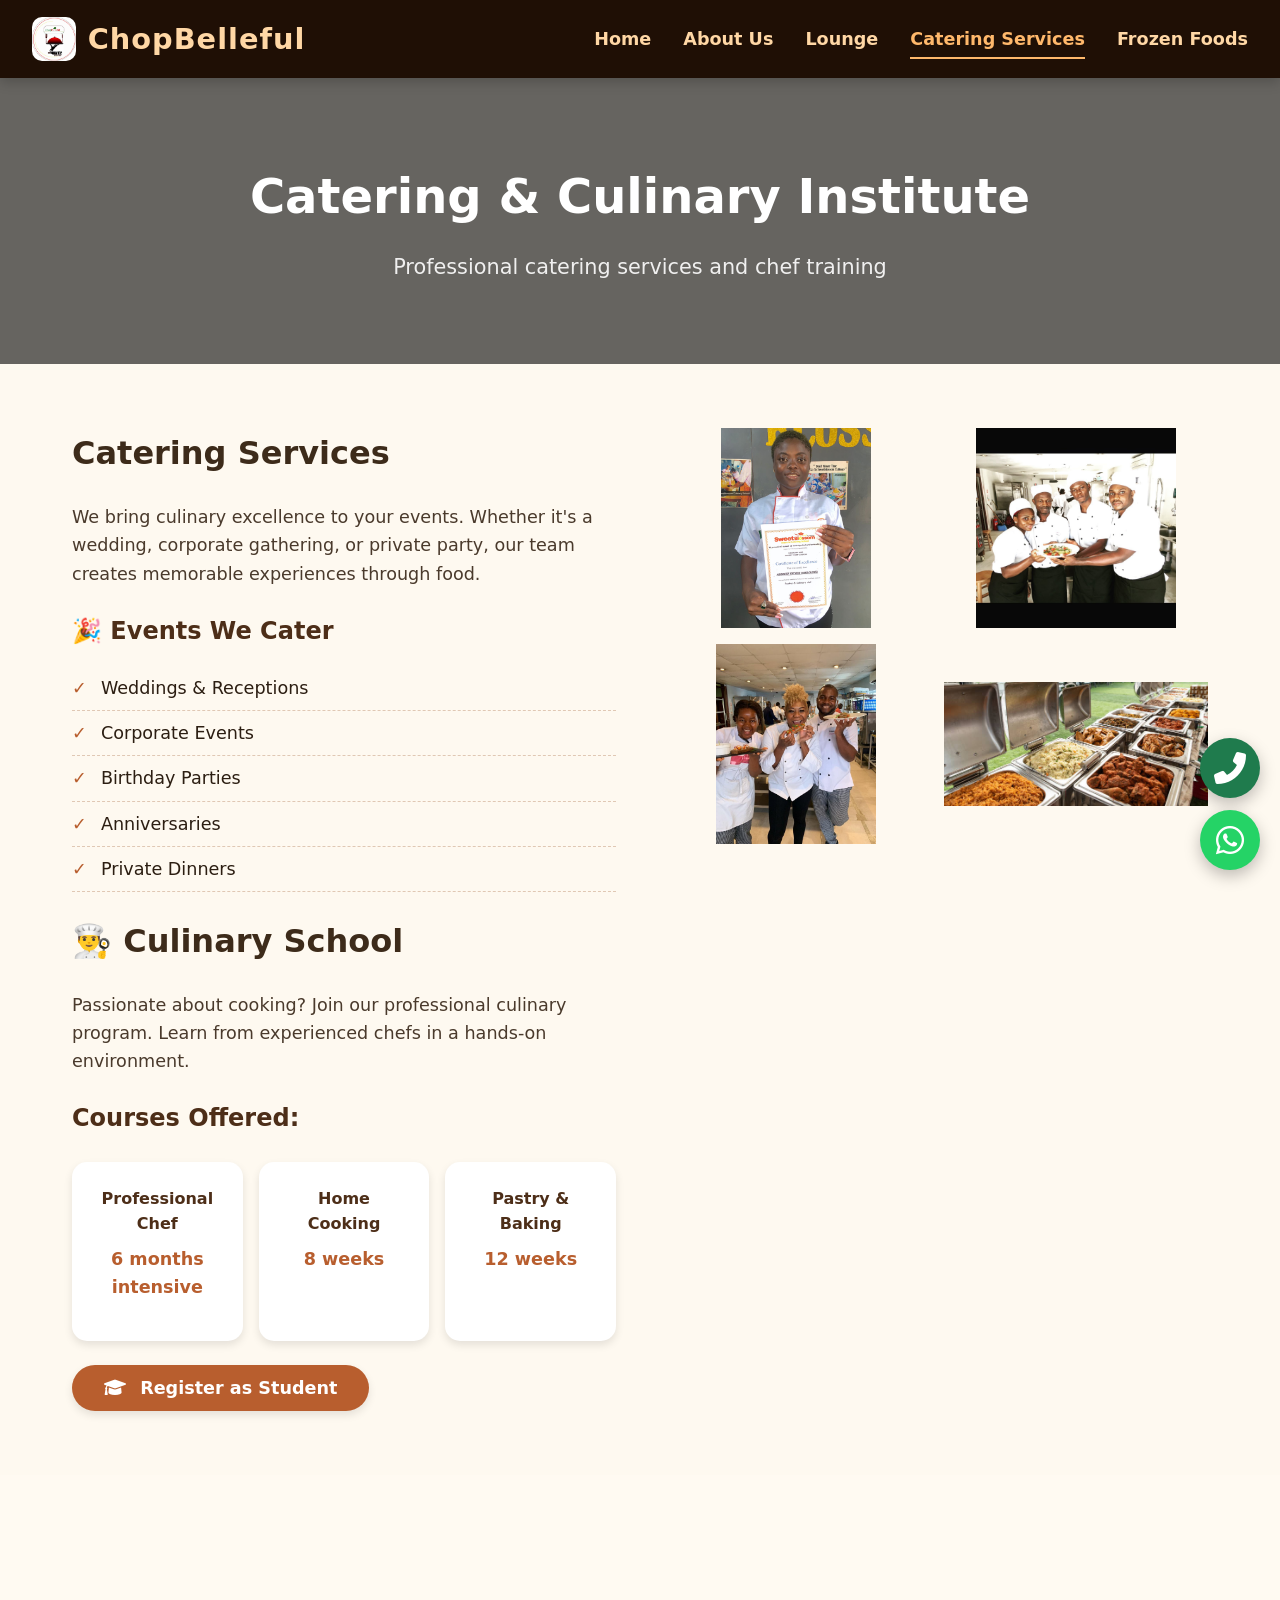
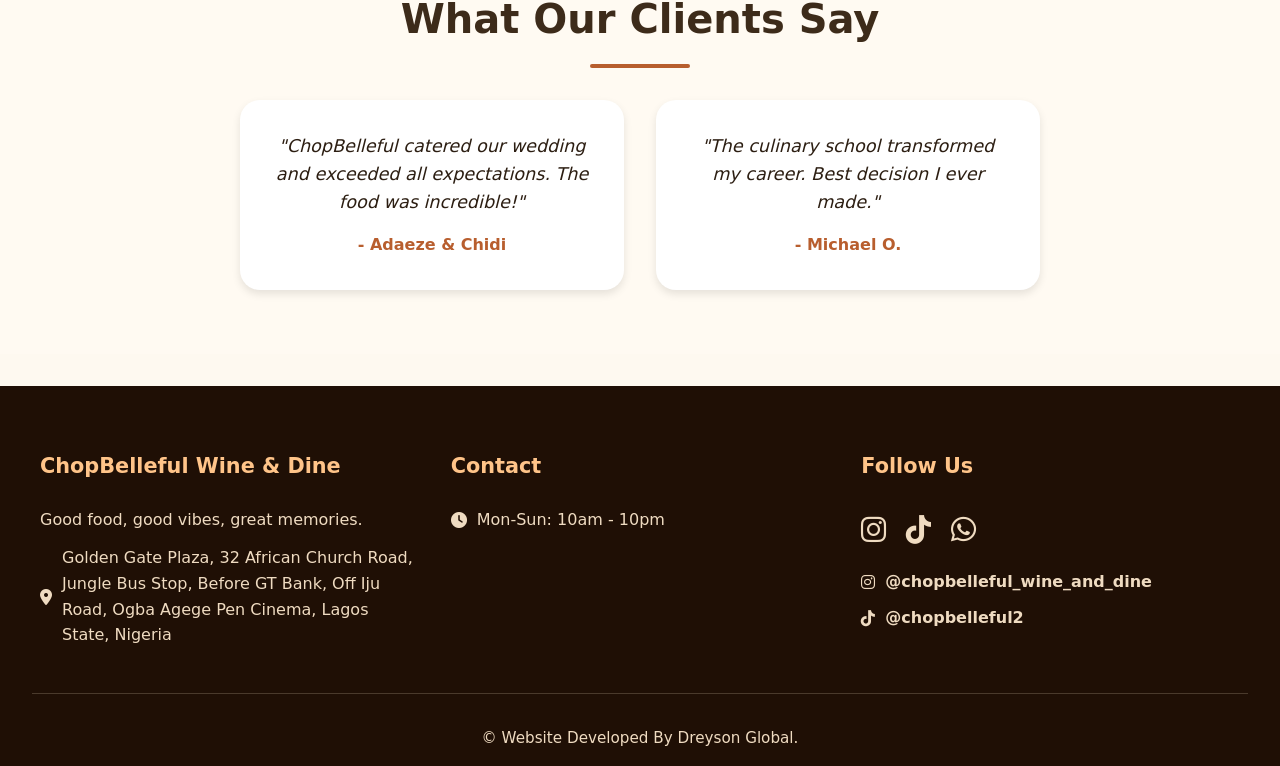
<file: catering.html>
<!DOCTYPE html>
<html lang="en">
<head>
    <meta charset="UTF-8">
    <meta name="viewport" content="width=device-width, initial-scale=1.0">
    <title>Catering Services in Agege, Lagos | ChopBelleful Culinary Institute</title>
    <meta name="description" content="ChopBelleful offers professional catering services in Agege, Lagos for weddings, birthdays, corporate events, and more — plus hands-on culinary training.">
    <meta name="keywords" content="Catering services in Agege, catering in Agege Lagos, event catering Agege, Lounges and bars in lagos, Restaurants in Agege, ChopBelleful catering, culinary school Lagos">
    <meta name="robots" content="index,follow">
    <meta name="theme-color" content="#1f0f05">
    <link rel="icon" href="images/logo.JPG" type="image/jpeg">
    <link rel="apple-touch-icon" href="images/logo.JPG">
    <meta property="og:type" content="website">
    <meta property="og:title" content="Catering Services in Agege, Lagos | ChopBelleful Culinary Institute">
    <meta property="og:description" content="Catering services in Agege • Chef training • Event catering in Lagos.">
    <meta property="og:image" content="images/logo.JPG">
    <meta name="twitter:card" content="summary_large_image">
    <script type="application/ld+json">
        {
            "@context": "https://schema.org",
            "@type": ["Caterer", "LocalBusiness"],
            "name": "ChopBelleful Catering (Wine & Dine)",
            "image": ["images/logo.JPG"],
            "telephone": "+2349027525837",
            "openingHours": "Mo-Su 10:00-22:00",
            "address": {
                "@type": "PostalAddress",
                "streetAddress": "Golden Gate Plaza, 32 African Church Road, Jungle Bus Stop, Before GT Bank, Off Iju Road, Ogba Agege Pen Cinema",
                "addressLocality": "Lagos",
                "addressRegion": "Lagos",
                "addressCountry": "NG"
            },
            "areaServed": ["Agege, Lagos", "Lagos"]
        }
    </script>
    <link rel="stylesheet" href="https://cdnjs.cloudflare.com/ajax/libs/font-awesome/6.0.0-beta3/css/all.min.css">
    <link rel="stylesheet" href="styles.css">
</head>
<body>
    <header>
        <div class="logo">
            <a class="logo-link" href="index.html" aria-label="ChopBelleful Wine & Dine Home">
                <img class="logo-img" src="images/logo.JPG" alt="ChopBelleful Wine & Dine logo">
                <span class="logo-text">ChopBelleful</span>
            </a>
        </div>
        <nav>
            <div class="hamburger" id="hamburger">
                <i class="fas fa-bars"></i>
            </div>
            <ul class="nav-menu" id="navMenu">
                <li><a href="index.html">Home</a></li>
                <li><a href="about.html">About Us</a></li>
                <li><a href="lounge.html">Lounge</a></li>
                <li><a href="catering.html" class="active">Catering Services</a></li>
                <li><a href="frozen.html">Frozen Foods</a></li>
                
            </ul>
        </nav>
    </header>

    <div class="float-buttons">
        <a href="tel:+2349027525837" class="float-call"><i class="fas fa-phone-alt"></i></a>
        <a href="https://wa.me/2349027525837" class="float-wa" target="_blank"><i class="fab fa-whatsapp"></i></a>
    </div>

    <section class="page-header">
        <div class="container">
            <h1>Catering & Culinary Institute</h1>
            <p>Professional catering services and chef training</p>
        </div>
    </section>

    <section class="service-detail">
        <div class="container">
            <div class="detail-grid reverse">
                <div class="detail-image-grid">
                    <img src="images/trainingchef.jpg" alt="Catering buffet">
                    <img src="images/director.JPG" alt="Cooking class">
                    <img src="images/chaffing-dish-with-nigerian-meal.jpg" alt="Chef training">
                    <img src="images/trainingchef2.jpg" alt="Event setup">
                </div>
                <div class="detail-content">
                    <h2>Catering Services</h2>
                    <p>We bring culinary excellence to your events. Whether it's a wedding, corporate gathering, or private party, our team creates memorable experiences through food.</p>
                    
                    <h3>🎉 Events We Cater</h3>
                    <ul class="service-list">
                        <li>Weddings & Receptions</li>
                        <li>Corporate Events</li>
                        <li>Birthday Parties</li>
                        <li>Anniversaries</li>
                        <li>Private Dinners</li>
                    </ul>
                    
                    <h2 class="mt-4">👨‍🍳 Culinary School</h2>
                    <p>Passionate about cooking? Join our professional culinary program. Learn from experienced chefs in a hands-on environment.</p>
                    
                    <h3>Courses Offered:</h3>
                    <div class="course-cards">
                        <div class="course-card">
                            <h4>Professional Chef</h4>
                            <p>6 months intensive</p>
                        </div>
                        <div class="course-card">
                            <h4>Home Cooking</h4>
                            <p>8 weeks</p>
                        </div>
                        <div class="course-card">
                            <h4>Pastry & Baking</h4>
                            <p>12 weeks</p>
                        </div>
                    </div>
                    
                    <button id="openFormBtn" class="btn"><i class="fas fa-graduation-cap"></i> Register as Student</button>
                </div>
            </div>
        </div>
    </section>

    <!-- Registration Modal -->
    <div id="studentModal" class="modal">
        <div class="modal-content">
            <span class="close">&times;</span>
            <h2>Student Registration</h2>
            <p>Fill in your details to join our culinary training.</p>
            <form id="studentForm">
                <div class="form-group">
                    <label for="fullname">Full Name *</label>
                    <input type="text" id="fullname" required>
                </div>
                <div class="form-group">
                    <label for="phone">Phone Number *</label>
                    <input type="tel" id="phone" required>
                </div>
                <div class="form-group">
                    <label for="email">Email Address</label>
                    <input type="email" id="email">
                </div>
                <div class="form-group">
                    <label for="course">Preferred Course</label>
                    <select id="course">
                        <option value="Professional Chef">Professional Chef</option>
                        <option value="Home Cooking">Home Cooking</option>
                        <option value="Pastry & Baking">Pastry & Baking</option>
                    </select>
                </div>
                <div class="form-group">
                    <label for="message">Additional Info</label>
                    <textarea id="message" rows="3"></textarea>
                </div>
                <button type="submit" class="btn submit-btn"><i class="fab fa-whatsapp"></i> Apply via WhatsApp</button>
            </form>
        </div>
    </div>

    <section class="testimonials">
        <div class="container">
            <h2 class="section-title">What Our Clients Say</h2>
            <div class="testimonial-grid">
                <div class="testimonial">
                    <p>"ChopBelleful catered our wedding and exceeded all expectations. The food was incredible!"</p>
                    <h4>- Adaeze & Chidi</h4>
                </div>
                <div class="testimonial">
                    <p>"The culinary school transformed my career. Best decision I ever made."</p>
                    <h4>- Michael O.</h4>
                </div>
            </div>
        </div>
    </section>

     <!-- FOOTER -->
    <footer>
        <div class="footer-content">
            <div class="footer-section">
                <h4>ChopBelleful Wine & Dine</h4>
                <p>Good food, good vibes, great memories.</p>
                <p><i class="fas fa-map-marker-alt"></i> Golden Gate Plaza, 32 African Church Road, Jungle Bus Stop, Before GT Bank, Off Iju Road, Ogba Agege Pen Cinema, Lagos State, Nigeria</p>
            </div>
            <div class="footer-section">
                <h4>Contact</h4>
                
                <p><i class="fas fa-clock"></i> Mon-Sun: 10am - 10pm</p>
            </div>
            <div class="footer-section">
                <h4>Follow Us</h4>
                <div class="social-links">
                    <a href="https://www.instagram.com/chopbelleful_wine_and_dine/" target="_blank" aria-label="Instagram @chopbelleful_wine_and_dine"><i class="fab fa-instagram"></i></a>
                    <a href="https://www.tiktok.com/@chopbelleful24" target="_blank" aria-label="TikTok @chopbelleful24"><i class="fab fa-tiktok"></i></a>
                    <a href="https://wa.me/2349027525837" target="_blank" aria-label="WhatsApp"><i class="fab fa-whatsapp"></i></a>
                </div>
                <div class="social-handles">
                    <a href="https://www.instagram.com/chopbelleful_wine_and_dine/" target="_blank"><i class="fab fa-instagram"></i><span>@chopbelleful_wine_and_dine</span></a>
                    <a href="https://www.tiktok.com/@chopbelleful2" target="_blank"><i class="fab fa-tiktok"></i><span>@chopbelleful2</span></a>
                </div>
            </div>
        </div>
        <div class="footer-bottom">
            <p>&copy; Website Developed By Dreyson Global.</p>
        </div>
    </footer>

    <script src="script.js"></script>
</body>
</html>
</file>
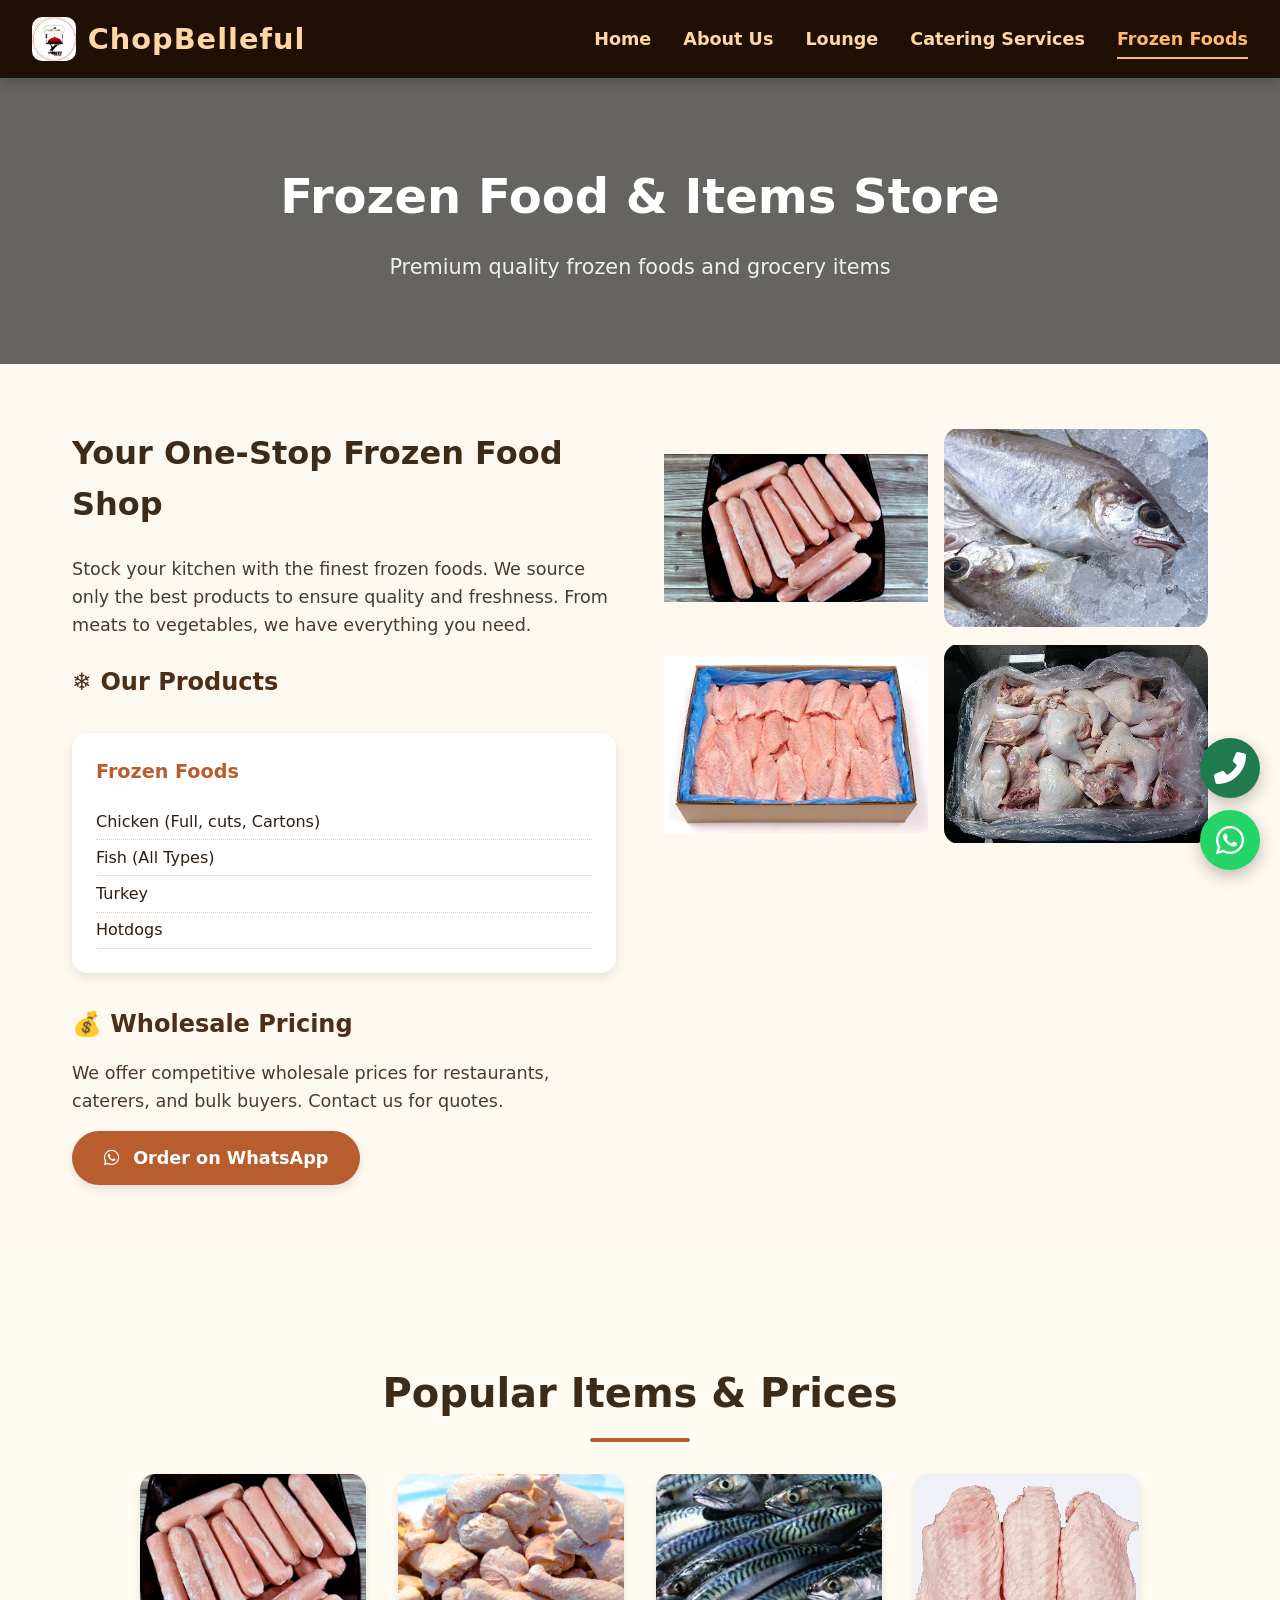
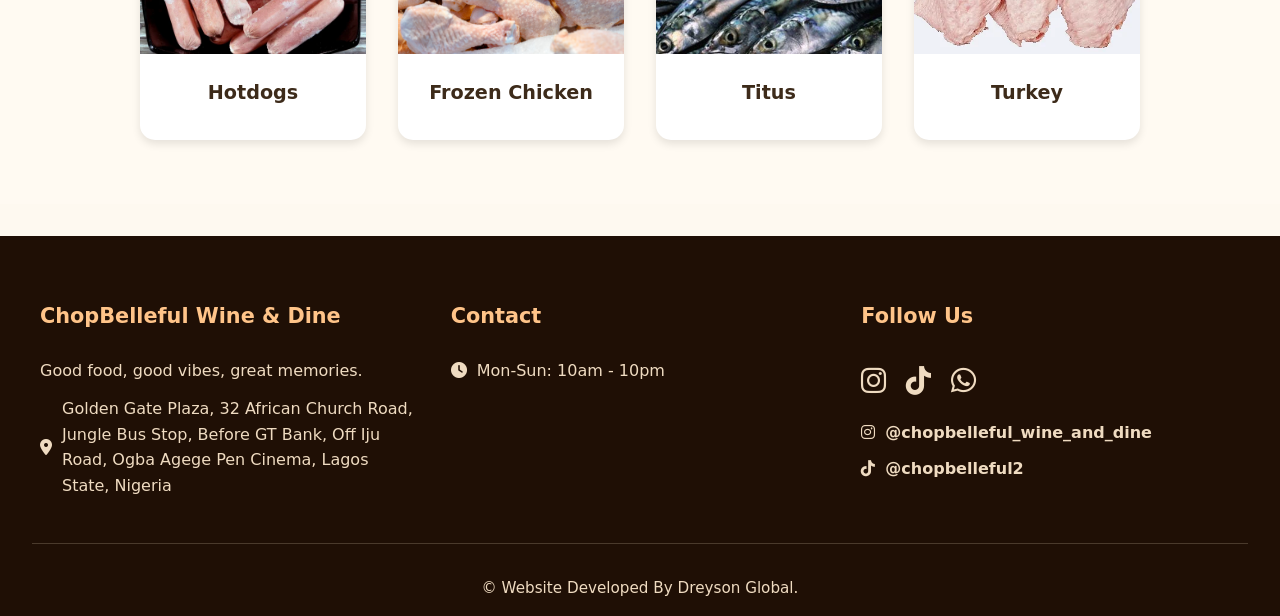
<file: frozen.html>
<!DOCTYPE html>
<html lang="en">
<head>
    <meta charset="UTF-8">
    <meta name="viewport" content="width=device-width, initial-scale=1.0">
    <title>Frozen Foods in Agege, Lagos | ChopBelleful Wine &amp; Dine</title>
    <meta name="description" content="Shop premium frozen foods in Agege, Lagos — turkey, chicken, fish, and more. Wholesale pricing available for restaurants and caterers.">
    <meta name="keywords" content="frozen foods Agege, frozen food store Agege Lagos, wholesale frozen foods Lagos, Restaurants in Agege, Catering services in Agege, ChopBelleful frozen foods">
    <meta name="robots" content="index,follow">
    <meta name="theme-color" content="#1f0f05">
    <link rel="icon" href="images/logo.JPG" type="image/jpeg">
    <link rel="apple-touch-icon" href="images/logo.JPG">
    <meta property="og:type" content="website">
    <meta property="og:title" content="Frozen Foods in Agege, Lagos | ChopBelleful Wine &amp; Dine">
    <meta property="og:description" content="Premium frozen foods in Agege, Lagos with wholesale pricing.">
    <meta property="og:image" content="images/logo.JPG">
    <meta name="twitter:card" content="summary_large_image">
    <link rel="stylesheet" href="https://cdnjs.cloudflare.com/ajax/libs/font-awesome/6.0.0-beta3/css/all.min.css">
    <link rel="stylesheet" href="styles.css">
</head>
<body>
    <header>
        <div class="logo">
            <a class="logo-link" href="index.html" aria-label="ChopBelleful Wine & Dine Home">
                <img class="logo-img" src="images/logo.JPG" alt="ChopBelleful Wine & Dine logo">
                <span class="logo-text">ChopBelleful</span>
            </a>
        </div>
        <nav>
            <div class="hamburger" id="hamburger">
                <i class="fas fa-bars"></i>
            </div>
            <ul class="nav-menu" id="navMenu">
                <li><a href="index.html">Home</a></li>
                <li><a href="about.html">About Us</a></li>
                <li><a href="lounge.html">Lounge</a></li>
                <li><a href="catering.html">Catering Services</a></li>
                <li><a href="frozen.html" class="active">Frozen Foods</a></li>
                
            </ul>
        </nav>
    </header>

    <div class="float-buttons">
        <a href="tel:+2349027525837" class="float-call"><i class="fas fa-phone-alt"></i></a>
        <a href="https://wa.me/2349027525837" class="float-wa" target="_blank"><i class="fab fa-whatsapp"></i></a>
    </div>

    <section class="page-header">
        <div class="container">
            <h1>Frozen Food & Items Store</h1>
            <p>Premium quality frozen foods and grocery items</p>
        </div>
    </section>

    <section class="service-detail">
        <div class="container">
            <div class="detail-grid">
                <div class="detail-content">
                    <h2>Your One-Stop Frozen Food Shop</h2>
                    <p>Stock your kitchen with the finest frozen foods. We source only the best products to ensure quality and freshness. From meats to vegetables, we have everything you need.</p>
                    
                    <h3>❄️ Our Products</h3>
                    <div class="product-categories">
                        <div class="category">
                            <h4>Frozen Foods</h4>
                            <ul>
                                <li>Chicken (Full, cuts, Cartons)</li>
                                
                                <li>Fish (All Types)</li>
                                <li>Turkey</li>
                                <li>Hotdogs</li>
                            </ul>
                        </div>
                        
                        
                    </div>
                    
                    <h3>💰 Wholesale Pricing</h3>
                    <p>We offer competitive wholesale prices for restaurants, caterers, and bulk buyers. Contact us for quotes.</p>
                    
                    <a href="https://wa.me/2349027525837" class="btn" target="_blank"><i class="fab fa-whatsapp"></i> Order on WhatsApp</a>
                </div>
                <div class="detail-image-grid">
                    <img src="images/hotdogs.webp" alt="Frozen hotdogs">
                    <img src="images/fish.jpg" alt="Frozen veggies">
                    <img src="images/turkey.jpeg" alt="Grocery items">
                    <img src="images/frozen-chicken.jpg" alt="Frozen fish">
                </div>
            </div>
        </div>
    </section>

    <section class="price-list">
        <div class="container">
            <h2 class="section-title">Popular Items & Prices</h2>
            <div class="price-grid">
                <div class="price-card">
                    <img src="images/hotdogs.webp" alt="Hotdogs">
                    <h4>Hotdogs</h4>
                    
                </div>
                <div class="price-card">
                    <img src="images/chicken.jpg" alt="Fish">
                    <h4>Frozen Chicken</h4>
                    
                </div>
                <div class="price-card">
                    <img src="images/titus.jpg" alt="Mixed veggies">
                    <h4>Titus</h4>
                    
                </div>
                <div class="price-card">
                    <img src="images/turkeysmall.webp" alt="Beef">
                    <h4>Turkey</h4>
                    
                </div>
            </div>
        </div>
    </section>

     <!-- FOOTER -->
    <footer>
        <div class="footer-content">
            <div class="footer-section">
                <h4>ChopBelleful Wine & Dine</h4>
                <p>Good food, good vibes, great memories.</p>
                <p><i class="fas fa-map-marker-alt"></i> Golden Gate Plaza, 32 African Church Road, Jungle Bus Stop, Before GT Bank, Off Iju Road, Ogba Agege Pen Cinema, Lagos State, Nigeria</p>
            </div>
            <div class="footer-section">
                <h4>Contact</h4>
                
                <p><i class="fas fa-clock"></i> Mon-Sun: 10am - 10pm</p>
            </div>
            <div class="footer-section">
                <h4>Follow Us</h4>
                <div class="social-links">
                    <a href="https://www.instagram.com/chopbelleful_wine_and_dine/" target="_blank" aria-label="Instagram @chopbelleful_wine_and_dine"><i class="fab fa-instagram"></i></a>
                    <a href="https://www.tiktok.com/@chopbelleful24" target="_blank" aria-label="TikTok @chopbelleful24"><i class="fab fa-tiktok"></i></a>
                    <a href="https://wa.me/2349027525837" target="_blank" aria-label="WhatsApp"><i class="fab fa-whatsapp"></i></a>
                </div>
                <div class="social-handles">
                    <a href="https://www.instagram.com/chopbelleful_wine_and_dine/" target="_blank"><i class="fab fa-instagram"></i><span>@chopbelleful_wine_and_dine</span></a>
                    <a href="https://www.tiktok.com/@chopbelleful2" target="_blank"><i class="fab fa-tiktok"></i><span>@chopbelleful2</span></a>
                </div>
            </div>
        </div>
        <div class="footer-bottom">
            <p>&copy; Website Developed By Dreyson Global.</p>
        </div>
    </footer>

    <script src="script.js"></script>
</body>
</html>
</file>
<file: styles.css>
/* ===== RESET & BASE ===== */
* {
    margin: 0;
    padding: 0;
    box-sizing: border-box;
    font-family: 'Segoe UI', Roboto, system-ui, sans-serif;
}

body {
    background: #fef9f0;
    color: #2c1e12;
    line-height: 1.6;
}

/* ===== HEADER & NAVIGATION ===== */
header {
    background: #1f0f05;
    color: #ffe6c9;
    padding: 1rem 2rem;
    display: flex;
    align-items: center;
    justify-content: space-between;
    position: sticky;
    top: 0;
    z-index: 100;
    box-shadow: 0 4px 12px rgba(0,0,0,0.2);
}

.logo-link {
    display: flex;
    align-items: center;
    gap: 0.7rem;
    text-decoration: none;
    color: #ffd7a5;
}

.logo-img {
    height: 44px;
    width: auto;
    border-radius: 10px;
    display: block;
}

.logo-text {
    font-size: 1.8rem;
    letter-spacing: 1px;
    color: #ffd7a5;
    font-weight: 700;
}

.hamburger {
    display: none;
    font-size: 2rem;
    cursor: pointer;
    color: #ffd7a5;
}

.nav-menu {
    display: flex;
    list-style: none;
    gap: 2rem;
}

.nav-menu li a {
    color: #ffd7a5;
    text-decoration: none;
    font-weight: 600;
    font-size: 1.1rem;
    transition: 0.3s;
    padding: 0.5rem 0;
    border-bottom: 2px solid transparent;
}

.nav-menu li a:hover,
.nav-menu li a.active {
    border-bottom-color: #ffb86b;
    color: #ffb86b;
}

/* ===== FLOATING BUTTONS ===== */
.float-buttons {
    position: fixed;
    bottom: 30px;
    right: 20px;
    display: flex;
    flex-direction: column;
    gap: 12px;
    z-index: 99;
}

.float-call, .float-wa {
    width: 60px;
    height: 60px;
    border-radius: 50%;
    display: flex;
    align-items: center;
    justify-content: center;
    font-size: 2rem;
    box-shadow: 0 6px 16px rgba(0,0,0,0.25);
    transition: 0.3s;
    text-decoration: none;
    color: white;
}

.float-call {
    background: #1f7b4d;
}

.float-wa {
    background: #25d366;
}

.float-call:hover, .float-wa:hover {
    transform: scale(1.1);
    filter: brightness(1.1);
}

/* ===== HERO SLIDESHOW ===== */
.hero {
    position: relative;
    width: 100%;
    height: 90vh;
    max-height: 700px;
    overflow: hidden;
}

.slideshow-container {
    width: 100%;
    height: 100%;
    position: relative;
}

.slide {
    position: absolute;
    width: 100%;
    height: 100%;
    opacity: 0;
    transition: opacity 1s ease-in-out;
}

.slide.active {
    opacity: 1;
}

.slide img {
    width: 100%;
    height: 100%;
    object-fit: cover;
}

.dots-container {
    position: absolute;
    bottom: 20px;
    left: 50%;
    transform: translateX(-50%);
    display: flex;
    gap: 12px;
    z-index: 10;
}

.dot {
    width: 14px;
    height: 14px;
    border-radius: 50%;
    background: rgba(255,255,255,0.5);
    cursor: pointer;
    transition: 0.3s;
}

.dot.active, .dot:hover {
    background: #ffb347;
}

.hero-text {
    position: absolute;
    top: 50%;
    left: 50%;
    transform: translate(-50%, -50%);
    text-align: center;
    color: white;
    text-shadow: 2px 2px 8px rgba(0,0,0,0.8);
    z-index: 10;
    width: 90%;
}

.hero-text h2 {
    font-size: 3.5rem;
    font-weight: 700;
    margin-bottom: 1rem;
}

.hero-text p {
    font-size: 1.5rem;
    background: rgba(0,0,0,0.5);
    display: inline-block;
    padding: 0.8rem 2rem;
    border-radius: 50px;
}

/* ===== CONTAINER & UTILITIES ===== */
.container {
    max-width: 1200px;
    margin: 0 auto;
    padding: 0 2rem;
}

.section-title {
    text-align: center;
    font-size: 2.5rem;
    margin: 3rem 0 2rem;
    color: #3d2b1a;
    position: relative;
}

.section-title::after {
    content: '';
    display: block;
    width: 100px;
    height: 4px;
    background: #b85e2e;
    margin: 0.8rem auto;
    border-radius: 4px;
}

.btn {
    display: inline-block;
    background: #b85e2e;
    color: white;
    padding: 0.8rem 2rem;
    border-radius: 50px;
    text-decoration: none;
    font-weight: 600;
    border: none;
    cursor: pointer;
    font-size: 1.1rem;
    transition: 0.3s;
    box-shadow: 0 4px 8px rgba(0,0,0,0.1);
}

.btn i {
    margin-right: 8px;
}

.btn:hover {
    background: #9f4d23;
    transform: translateY(-2px);
}

/* ===== SERVICES SECTION (HOMEPAGE) ===== */
.services {
    padding: 4rem 2rem;
    background: #fffaf2;
}

.service-cards {
    display: flex;
    justify-content: center;
    flex-wrap: wrap;
    gap: 2.5rem;
    max-width: 1200px;
    margin: 0 auto;
}

.card {
    background: white;
    border-radius: 20px;
    box-shadow: 0 10px 25px rgba(0,0,0,0.1);
    overflow: hidden;
    width: 320px;
    cursor: pointer;
    transition: 0.3s;
    padding-bottom: 1.5rem;
}

.card:hover {
    transform: translateY(-10px);
    box-shadow: 0 20px 30px rgba(0,0,0,0.15);
}

.card img {
    width: 100%;
    height: 220px;
    object-fit: cover;
}

.card h3 {
    font-size: 1.5rem;
    margin: 1.2rem 1.2rem 0.5rem;
    color: #4d2e18;
}

.card p {
    margin: 0 1.2rem 1rem;
    color: #4a3a2c;
}

.card-link {
    display: inline-block;
    margin-left: 1.2rem;
    color: #b85e2e;
    font-weight: 600;
}

/* ===== GALLERY PREVIEW ===== */
.gallery-preview {
    padding: 4rem 2rem;
    background: #fef9f0;
}

.preview-grid {
    display: grid;
    grid-template-columns: repeat(4, 1fr);
    gap: 1.5rem;
    max-width: 1200px;
    margin: 0 auto 2rem;
}

.preview-grid img {
    width: 100%;
    height: 250px;
    object-fit: cover;
    border-radius: 15px;
    transition: 0.3s;
}

.preview-grid img:hover {
    transform: scale(1.03);
    box-shadow: 0 10px 20px rgba(0,0,0,0.2);
}

.center-btn {
    text-align: center;
}

/* ===== PAGE HEADER ===== */
.page-header {
    background: linear-gradient(rgba(0,0,0,0.6), rgba(0,0,0,0.6)), url('https://images.unsplash.com/photo-1552566624-2a5726d6501e?w=1200');
    background-size: cover;
    background-position: center;
    color: white;
    text-align: center;
    padding: 5rem 2rem;
    position: relative;
    overflow: hidden;
}

.page-header.has-video {
    background: #120903;
}

.page-header.has-video::before {
    content: '';
    position: absolute;
    inset: 0;
    background: rgba(0,0,0,0.55);
    z-index: 1;
}

.header-video {
    position: absolute;
    inset: 0;
    width: 100%;
    height: 100%;
    object-fit: cover;
    z-index: 0;
}

.page-header .container {
    position: relative;
    z-index: 2;
}

.page-header h1 {
    font-size: 3rem;
    margin-bottom: 1rem;
}

.page-header p {
    font-size: 1.3rem;
    opacity: 0.9;
}

/* ===== HOMEPAGE VIDEO ===== */
.home-video {
    padding: 4rem 2rem;
    background: #fffaf2;
}

.home-video-lead {
    max-width: 900px;
    margin: 0 auto 1.5rem;
    text-align: center;
    font-size: 1.1rem;
    color: #4a3a2c;
}

.video-card {
    max-width: 980px;
    margin: 0 auto;
    background: #ffffff;
    border-radius: 20px;
    padding: 1.2rem;
    box-shadow: 0 10px 25px rgba(0,0,0,0.1);
}

.featured-video {
    width: 100%;
    height: auto;
    border-radius: 14px;
    display: block;
    background: #000;
}

.video-actions {
    display: flex;
    justify-content: center;
    margin-top: 1rem;
}

/* ===== SERVICE DETAIL PAGES ===== */
.service-detail {
    padding: 4rem 2rem;
    background: #fef9f0;
}

.detail-grid {
    display: grid;
    grid-template-columns: 1fr 1fr;
    gap: 3rem;
    align-items: start;
}

.detail-grid.reverse {
    direction: rtl;
}

.detail-grid.reverse .detail-content {
    direction: ltr;
}

.detail-content h2 {
    font-size: 2rem;
    color: #3d2b1a;
    margin-bottom: 1.5rem;
}

.detail-content h3 {
    font-size: 1.5rem;
    color: #4d2e18;
    margin: 1.5rem 0 1rem;
}

.detail-content p {
    font-size: 1.1rem;
    margin-bottom: 1rem;
    color: #4a3a2c;
}

.detail-image-grid {
    display: grid;
    grid-template-columns: repeat(2, 1fr);
    gap: 1rem;
}

.detail-image-grid img {
    width: 100%;
    height: 200px;
    object-fit: contain;
    border-radius: 15px;
    transition: 0.3s;
}

.detail-image-grid img:hover {
    transform: scale(1.02);
    box-shadow: 0 8px 16px rgba(0,0,0,0.15);
}

.service-highlights {
    display: flex;
    gap: 2rem;
    margin: 2rem 0;
}

.highlight {
    text-align: center;
}

.highlight i {
    font-size: 2.5rem;
    color: #b85e2e;
    margin-bottom: 0.5rem;
}

.highlight span {
    display: block;
    font-weight: 600;
}

.service-list {
    list-style: none;
    margin-bottom: 1.5rem;
}

.service-list li {
    padding: 0.5rem 0;
    border-bottom: 1px dashed #e0c8b4;
    font-size: 1.1rem;
}

.service-list li:before {
    content: "✓ ";
    color: #b85e2e;
    font-weight: bold;
    margin-right: 8px;
}

/* ===== MENU PREVIEW ===== */
.menu-preview {
    padding: 4rem 2rem;
    background: #fffaf2;
}

.menu-items {
    display: flex;
    justify-content: center;
    flex-wrap: wrap;
    gap: 2rem;
    margin-top: 2rem;
}

.menu-item {
    text-align: center;
    width: 250px;
}

.menu-item img {
    width: 100%;
    height: 200px;
    object-fit: cover;
    border-radius: 50%;
    border: 4px solid #b85e2e;
}

.menu-item h4 {
    font-size: 1.3rem;
    margin: 1rem 0 0.5rem;
    color: #3d2b1a;
}

.price {
    font-size: 1.3rem;
    font-weight: 700;
    color: #b85e2e;
}

/* ===== COURSE CARDS ===== */
.course-cards {
    display: flex;
    gap: 1rem;
    margin: 1.5rem 0;
    flex-wrap: wrap;
}

.course-card {
    background: white;
    padding: 1.5rem;
    border-radius: 15px;
    box-shadow: 0 4px 8px rgba(0,0,0,0.1);
    flex: 1;
    min-width: 150px;
    text-align: center;
}

.course-card h4 {
    color: #4d2e18;
    margin-bottom: 0.5rem;
}

.course-card p {
    color: #b85e2e;
    font-weight: 600;
}

/* ===== TESTIMONIALS ===== */
.testimonials {
    padding: 4rem 2rem;
    background: #fffaf2;
}

.testimonial-grid {
    display: grid;
    grid-template-columns: repeat(auto-fit, minmax(300px, 1fr));
    gap: 2rem;
    max-width: 800px;
    margin: 0 auto;
}

.testimonial {
    background: white;
    padding: 2rem;
    border-radius: 20px;
    box-shadow: 0 4px 8px rgba(0,0,0,0.1);
    text-align: center;
}

.testimonial p {
    font-style: italic;
    margin-bottom: 1rem;
    font-size: 1.1rem;
}

.testimonial h4 {
    color: #b85e2e;
}

/* ===== PRODUCT CATEGORIES ===== */
.product-categories {
    display: grid;
    grid-template-columns: repeat(auto-fit, minmax(200px, 1fr));
    gap: 1.5rem;
    margin: 2rem 0;
}

.category {
    background: white;
    padding: 1.5rem;
    border-radius: 15px;
    box-shadow: 0 4px 8px rgba(0,0,0,0.1);
}

.category h4 {
    color: #b85e2e;
    margin-bottom: 1rem;
    font-size: 1.2rem;
}

.category ul {
    list-style: none;
}

.category ul li {
    padding: 0.3rem 0;
    border-bottom: 1px dotted #e0c8b4;
}

/* ===== PRICE LIST ===== */
.price-list {
    padding: 4rem 2rem;
    background: #fffaf2;
}

.price-grid {
    display: grid;
    grid-template-columns: repeat(auto-fit, minmax(220px, 1fr));
    gap: 2rem;
    max-width: 1000px;
    margin: 0 auto;
}

.price-card {
    background: white;
    border-radius: 15px;
    overflow: hidden;
    box-shadow: 0 4px 8px rgba(0,0,0,0.1);
    text-align: center;
    padding-bottom: 1.5rem;
}

.price-card img {
    width: 100%;
    height: 180px;
    object-fit: cover;
}

.price-card h4 {
    font-size: 1.2rem;
    margin: 1rem 0 0.5rem;
    color: #3d2b1a;
}

/* ===== GALLERY PAGE ===== */
.gallery-section {
    padding: 4rem 2rem;
    background: #fef9f0;
}

.gallery-filter {
    display: flex;
    justify-content: center;
    flex-wrap: wrap;
    gap: 1rem;
    margin-bottom: 3rem;
}

.filter-btn {
    padding: 0.8rem 1.5rem;
    border: 2px solid #b85e2e;
    background: transparent;
    color: #b85e2e;
    border-radius: 30px;
    cursor: pointer;
    font-weight: 600;
    transition: 0.3s;
}

.filter-btn:hover,
.filter-btn.active {
    background: #b85e2e;
    color: white;
}

.gallery-grid {
    display: grid;
    grid-template-columns: repeat(auto-fill, minmax(300px, 1fr));
    gap: 1.5rem;
    max-width: 1200px;
    margin: 0 auto;
}

.gallery-item {
    position: relative;
    overflow: hidden;
    border-radius: 15px;
    cursor: pointer;
    height: 250px;
}

.gallery-item img {
    width: 100%;
    height: 100%;
    object-fit: cover;
    transition: 0.5s;
}

.gallery-item:hover img {
    transform: scale(1.1);
}

.gallery-item .overlay {
    position: absolute;
    bottom: -100%;
    left: 0;
    right: 0;
    background: rgba(184, 94, 46, 0.9);
    color: white;
    padding: 1rem;
    text-align: center;
    transition: 0.3s;
}

.gallery-item:hover .overlay {
    bottom: 0;
}

/* ===== LIGHTBOX ===== */
.lightbox {
    display: none;
    position: fixed;
    z-index: 200;
    left: 0;
    top: 0;
    width: 100%;
    height: 100%;
    background: rgba(0,0,0,0.9);
    padding: 2rem;
}

.lightbox-content {
    display: block;
    max-width: 90%;
    max-height: 80%;
    margin: auto;
    position: absolute;
    top: 50%;
    left: 50%;
    transform: translate(-50%, -50%);
}

.close-lightbox {
    position: absolute;
    top: 20px;
    right: 30px;
    color: white;
    font-size: 3rem;
    cursor: pointer;
}

#caption {
    position: absolute;
    bottom: 20px;
    left: 0;
    right: 0;
    text-align: center;
    color: white;
    font-size: 1.2rem;
}

/* ===== MODAL (FORM) ===== */
.modal {
    display: none;
    position: fixed;
    z-index: 200;
    left: 0;
    top: 0;
    width: 100%;
    height: 100%;
    background: rgba(0,0,0,0.6);
    backdrop-filter: blur(4px);
    overflow-y: auto;
    -webkit-overflow-scrolling: touch;
}

.modal-content {
    background: #fff5e6;
    margin: 5% auto;
    padding: 2rem;
    border-radius: 30px;
    width: 90%;
    max-width: 500px;
    max-height: calc(100vh - 6rem);
    overflow-y: auto;
    box-shadow: 0 20px 40px rgba(0,0,0,0.3);
    animation: modalFade 0.4s;
}

@keyframes modalFade {
    from {opacity: 0; transform: translateY(-30px);}
    to {opacity: 1; transform: translateY(0);}
}

.close {
    color: #7a5a44;
    float: right;
    font-size: 2.5rem;
    font-weight: bold;
    cursor: pointer;
    line-height: 1;
}

.close:hover {
    color: #b85e2e;
}

.form-group {
    margin-bottom: 1.2rem;
}

.form-group label {
    display: block;
    font-weight: 600;
    margin-bottom: 5px;
    color: #4d2e18;
}

.form-group input,
.form-group select,
.form-group textarea {
    width: 100%;
    padding: 12px 15px;
    border: 2px solid #e0c8b4;
    border-radius: 30px;
    font-size: 1rem;
    background: white;
    outline: none;
}

.form-group input:focus,
.form-group select:focus,
.form-group textarea:focus {
    border-color: #b85e2e;
}

.submit-btn {
    width: 100%;
    padding: 14px;
    font-size: 1.2rem;
    background: #25d366;
}

.submit-btn:hover {
    background: #20b859;
}

body.modal-open {
    overflow: hidden;
}

/* ===== HOME INTRO & LOCATION ===== */
.home-intro {
    padding: 4rem 2rem;
    background: #fef9f0;
}

.intro-grid {
    max-width: 1200px;
    margin: 0 auto;
    display: grid;
    grid-template-columns: 1.1fr 0.9fr;
    gap: 3rem;
    align-items: center;
}

.intro-copy h2 {
    font-size: 2.2rem;
    color: #3d2b1a;
    margin-bottom: 1rem;
}

.intro-copy p {
    font-size: 1.1rem;
    color: #4a3a2c;
    margin-bottom: 1rem;
}

.pill-list {
    display: flex;
    flex-wrap: wrap;
    gap: 0.75rem;
    margin: 1.2rem 0 1.6rem;
}

.pill {
    background: #fffaf2;
    border: 1px solid #e0c8b4;
    padding: 0.55rem 0.9rem;
    border-radius: 999px;
    font-weight: 700;
    color: #4d2e18;
}

.intro-actions {
    display: flex;
    flex-wrap: wrap;
    gap: 1rem;
}

.location-section {
    padding: 4rem 2rem;
    background: #fffaf2;
}

.location-grid {
    max-width: 1200px;
    margin: 0 auto;
    display: grid;
    grid-template-columns: 0.9fr 1.1fr;
    gap: 2.5rem;
    align-items: start;
}

.location-card {
    background: white;
    border-radius: 20px;
    box-shadow: 0 10px 25px rgba(0,0,0,0.1);
    padding: 2rem;
}

.location-card h3 {
    font-size: 1.6rem;
    color: #3d2b1a;
    margin-bottom: 0.8rem;
}

.location-card p {
    color: #4a3a2c;
    font-size: 1.05rem;
    margin-bottom: 1.2rem;
}

.map-card {
    border-radius: 20px;
    overflow: hidden;
    box-shadow: 0 10px 25px rgba(0,0,0,0.12);
    background: white;
}

.map-overlay {
    position: relative;
}

.map-embed {
    width: 100%;
    height: 420px;
    border: 0;
    display: block;
    pointer-events: none;
}

.map-overlay a {
    position: absolute;
    inset: 0;
}

.map-hint {
    position: absolute;
    right: 16px;
    bottom: 16px;
    background: rgba(184, 94, 46, 0.95);
    color: white;
    padding: 0.7rem 1rem;
    border-radius: 999px;
    font-weight: 700;
    box-shadow: 0 10px 20px rgba(0,0,0,0.2);
}

/* ===== ABOUT PAGE ===== */
.about-section {
    padding: 4rem 2rem;
    background: #fef9f0;
}

.about-grid {
    display: grid;
    grid-template-columns: 0.95fr 1.05fr;
    gap: 3rem;
    align-items: start;
}

.director-photo {
    width: 100%;
    height: 560px;
    object-fit: cover;
    border-radius: 24px;
    box-shadow: 0 20px 40px rgba(0,0,0,0.18);
}

.about-copy h2 {
    font-size: 2.2rem;
    color: #3d2b1a;
    margin-bottom: 1rem;
}

.about-copy p {
    font-size: 1.1rem;
    color: #4a3a2c;
    margin-bottom: 1rem;
}

.about-points {
    display: grid;
    grid-template-columns: 1fr;
    gap: 1.2rem;
    margin: 1.5rem 0 1.8rem;
}

.about-cta {
    display: flex;
    flex-wrap: wrap;
    gap: 1rem;
    margin-bottom: 1.8rem;
}

.about-address h3 {
    margin-bottom: 0.6rem;
}

.about-address p {
    margin-bottom: 1rem;
}

/* ===== FOOTER ===== */
footer {
    background: #1f0f05;
    color: #efdbc1;
    padding: 4rem 2rem 1rem;
    margin-top: 2rem;
}

.footer-content {
    max-width: 1200px;
    margin: 0 auto;
    display: grid;
    grid-template-columns: repeat(auto-fit, minmax(250px, 1fr));
    gap: 2rem;
}

.footer-section h4 {
    font-size: 1.3rem;
    margin-bottom: 1.5rem;
    color: #ffc489;
}

.footer-section p {
    margin-bottom: 0.8rem;
    display: flex;
    align-items: center;
    gap: 10px;
}

.social-links {
    display: flex;
    gap: 20px;
    font-size: 1.8rem;
}

.social-links a {
    color: #efdbc1;
    transition: 0.3s;
}

.social-links a:hover {
    color: #ffb86b;
    transform: translateY(-3px);
}

.social-handles {
    margin-top: 1rem;
    display: grid;
    gap: 0.65rem;
}

.social-handles a {
    display: inline-flex;
    align-items: center;
    gap: 10px;
    color: #efdbc1;
    text-decoration: none;
    font-weight: 600;
}

.social-handles a:hover {
    color: #ffb86b;
}

.footer-bottom {
    text-align: center;
    padding-top: 2rem;
    margin-top: 2rem;
    border-top: 1px solid #4a3a2c;
    font-size: 0.95rem;
}

/* ===== RESPONSIVE DESIGN ===== */
@media (max-width: 992px) {
    .detail-grid {
        grid-template-columns: 1fr;
        gap: 2rem;
    }
    
    .detail-grid.reverse {
        direction: ltr;
    }
    
    .preview-grid {
        grid-template-columns: repeat(2, 1fr);
    }

    .intro-grid,
    .location-grid,
    .about-grid {
        grid-template-columns: 1fr;
    }
}

@media (max-width: 768px) {
    .hamburger {
        display: block;
    }

    .nav-menu {
        position: fixed;
        left: -100%;
        top: 70px;
        flex-direction: column;
        background: #1f0f05;
        width: 100%;
        text-align: center;
        padding: 2rem 0;
        gap: 2rem;
        transition: 0.3s;
        box-shadow: 0 10px 15px rgba(0,0,0,0.3);
    }

    .nav-menu.active {
        left: 0;
    }
    
    .hero-text h2 {
        font-size: 2.5rem;
    }
    
    .hero-text p {
        font-size: 1.2rem;
    }
    
    .section-title {
        font-size: 2rem;
    }
    
    .service-highlights {
        flex-direction: column;
        gap: 1rem;
    }
    
    .page-header h1 {
        font-size: 2.2rem;
    }
}

@media (max-width: 480px) {
    header {
        padding: 1rem;
    }
    
    .logo-img {
        height: 36px;
    }

    .logo-text {
        font-size: 1.3rem;
    }
    
    .float-call, .float-wa {
        width: 50px;
        height: 50px;
        font-size: 1.5rem;
    }
    
    .hero-text h2 {
        font-size: 1.8rem;
    }
    
    .preview-grid {
        grid-template-columns: 1fr;
    }
    
    .modal-content {
        padding: 1.5rem;
    }
    
    .gallery-grid {
        grid-template-columns: 1fr;
    }

    .director-photo {
        height: 360px;
    }
}
</file>
